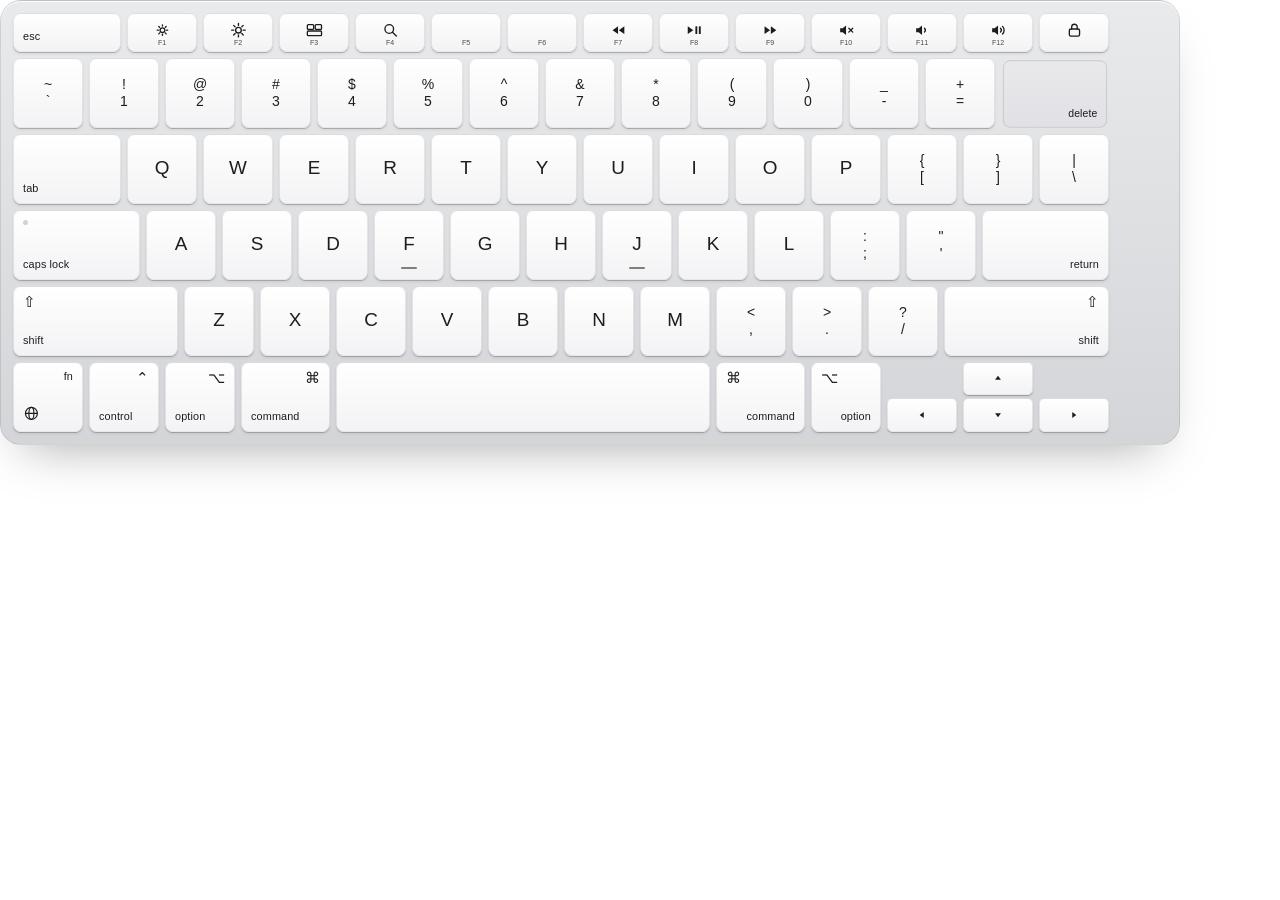
<file: Tests/Web/index.html>
<!doctype html>
<html lang="en">
<head>
  <meta charset="utf-8">
  <title>Tactile web tests</title>
  <link rel="stylesheet" href="../../Sources/Tactile/Web/styles.css">
  <style>
    body { overflow: auto; font: 13px/1.5 ui-monospace, Menlo, monospace; background: #fff; color: #000; touch-action: auto; }
    .sandbox { position: fixed; left: 0; top: 0; width: 1180px; --u: 70px; --kh: 70px; --g: 6px; --deck-pad: 12px; }
    #results { position: relative; z-index: 10; background: #fff; }
    .pass { color: #1a7f37; } .fail { color: #cf222e; font-weight: bold; }
  </style>
</head>
<body data-skin="silver">
  <h1>Tactile web tests</h1>
  <ol id="results"></ol>
  <script type="module">
    import { run } from './harness.js';
    // Each test file registers its tests when imported.
    for (const file of ['keyboard', 'typing-model', 'shortcuts', 'hotkey-editor', 'voice-key', 'trackpad', 'touchbar']) await import(`./${file}.test.js`);
    await run();
  </script>
</body>
</html>
</file>
<file: Sources/Tactile/Web/styles.css>
/* ───────────────────────── Tokens ───────────────────────── */

:root {
  --font: -apple-system, BlinkMacSystemFont, "SF Pro Text", "SF Pro", "Helvetica Neue", sans-serif;
  --font-display: -apple-system, BlinkMacSystemFont, "SF Pro Display", "Helvetica Neue", sans-serif;
  --glow: #0A84FF;
  --green: #30D158;
  --red: #FF453A;
  --u: 64px;
  --kh: 59px;
  --g: 6px;
  --deck-pad: 12px;
  --stage-gap: 16px;
  --ease: cubic-bezier(0.32, 0.72, 0, 1);
}

/* Each skin defines the same set of variables. Selectors are attribute-based
   (not :root) so the previews in Settings can wear any skin. */

[data-skin="silver"] {
  color-scheme: light;
  --accent: #007AFF;
  --page: radial-gradient(120% 90% at 50% 0%, #f5f5f7 0%, #e3e3e8 100%);
  --deck-bg: linear-gradient(180deg, #e9eaec 0%, #d4d5d8 100%);
  --deck-border: rgba(0, 0, 0, 0.1);
  --deck-shadow: inset 0 1px 0 rgba(255, 255, 255, 0.9), 0 24px 48px -24px rgba(0, 0, 0, 0.35);
  --key-bg: linear-gradient(180deg, #ffffff 0%, #f3f3f5 100%);
  --key-border: rgba(0, 0, 0, 0.09);
  --key-shadow: 0 1px 0 rgba(0, 0, 0, 0.2), 0 2px 3px rgba(0, 0, 0, 0.08);
  --key-bg-pressed: linear-gradient(180deg, #e9e9ec 0%, #e1e1e5 100%);
  --key-border-pressed: rgba(0, 0, 0, 0.12);
  --key-shadow-pressed: 0 0 0 rgba(0, 0, 0, 0);
  --key-bg-on: linear-gradient(180deg, #e2e2e7 0%, #d8d8de 100%);
  --legend: #1d1d1f;
  --legend-2: #48484c;
  --legend-glow: none;
  --pad-bg: linear-gradient(180deg, #f3f3f5 0%, #e6e6ea 100%);
  --pad-border: rgba(0, 0, 0, 0.1);
  --pad-shadow: inset 0 1px 0 rgba(255, 255, 255, 0.9), 0 10px 30px -18px rgba(0, 0, 0, 0.3);
  --touch: rgba(0, 0, 0, 0.12);
  --text: #1d1d1f;
  --text-2: rgba(60, 60, 67, 0.66);
  --glass: rgba(255, 255, 255, 0.62);
  --glass-edge: rgba(255, 255, 255, 0.85);
  --glass-shadow: 0 8px 32px rgba(0, 0, 0, 0.12);
  --group: rgba(255, 255, 255, 0.78);
  --separator: rgba(60, 60, 67, 0.16);
  --fill: rgba(120, 120, 128, 0.16);
  --segment-on: #ffffff;
}

[data-skin="space-black"] {
  color-scheme: dark;
  --accent: #0A84FF;
  --page: radial-gradient(120% 90% at 50% 0%, #1c1c1e 0%, #000 70%);
  --deck-bg: linear-gradient(180deg, #2c2c2e 0%, #1e1e20 100%);
  --deck-border: rgba(255, 255, 255, 0.07);
  --deck-shadow: inset 0 1px 0 rgba(255, 255, 255, 0.07), 0 24px 48px -24px rgba(0, 0, 0, 0.9);
  --key-bg: linear-gradient(180deg, #252527 0%, #1a1a1c 100%);
  --key-border: rgba(255, 255, 255, 0.07);
  --key-shadow: 0 1px 0 rgba(0, 0, 0, 0.7), inset 0 1px 0 rgba(255, 255, 255, 0.05);
  --key-bg-pressed: linear-gradient(180deg, #19191b 0%, #141416 100%);
  --key-border-pressed: rgba(255, 255, 255, 0.05);
  --key-shadow-pressed: inset 0 1px 2px rgba(0, 0, 0, 0.6);
  --key-bg-on: linear-gradient(180deg, #3a3a3c 0%, #2c2c2e 100%);
  --legend: #f5f5f7;
  --legend-2: #aeaeb2;
  --legend-glow: none;
  --pad-bg: linear-gradient(180deg, #262628 0%, #1c1c1e 100%);
  --pad-border: rgba(255, 255, 255, 0.08);
  --pad-shadow: inset 0 1px 0 rgba(255, 255, 255, 0.05), 0 10px 30px -18px rgba(0, 0, 0, 0.9);
  --touch: rgba(255, 255, 255, 0.14);
}

[data-skin="midnight"] {
  color-scheme: dark;
  --accent: #0A84FF;
  --page: radial-gradient(90% 70% at 50% 100%, color-mix(in srgb, var(--glow) 9%, #000) 0%, #000 70%);
  --deck-bg: linear-gradient(180deg, #0c0c0f 0%, #070709 100%);
  --deck-border: color-mix(in srgb, var(--glow) 22%, transparent);
  --deck-shadow: 0 0 60px -20px color-mix(in srgb, var(--glow) 35%, transparent), inset 0 1px 0 rgba(255, 255, 255, 0.04);
  --key-bg: linear-gradient(180deg, #151518 0%, #0d0d10 100%);
  --key-border: color-mix(in srgb, var(--glow) 62%, transparent);
  --key-shadow:
    0 0 calc(var(--u) * 0.09) color-mix(in srgb, var(--glow) 42%, transparent),
    inset 0 0 calc(var(--u) * 0.12) color-mix(in srgb, var(--glow) 13%, transparent);
  --key-bg-pressed: linear-gradient(180deg, #121216 0%, #0f0f13 100%);
  --key-border-pressed: var(--glow);
  --key-shadow-pressed:
    0 0 calc(var(--u) * 0.26) color-mix(in srgb, var(--glow) 85%, transparent),
    inset 0 0 calc(var(--u) * 0.3) color-mix(in srgb, var(--glow) 38%, transparent);
  --key-bg-on: linear-gradient(180deg, color-mix(in srgb, var(--glow) 16%, #121216) 0%, #0f0f13 100%);
  --legend: color-mix(in srgb, var(--glow) 18%, #f5f5f7);
  --legend-2: color-mix(in srgb, var(--glow) 30%, #c7c7cc);
  --legend-glow: 0 0 8px color-mix(in srgb, var(--glow) 65%, transparent);
  --pad-bg: radial-gradient(120% 120% at 50% 0%, #121216 0%, #08080a 100%);
  --pad-border: color-mix(in srgb, var(--glow) 40%, transparent);
  --pad-shadow: 0 0 24px -6px color-mix(in srgb, var(--glow) 35%, transparent), inset 0 0 30px color-mix(in srgb, var(--glow) 6%, transparent);
  --touch: color-mix(in srgb, var(--glow) 45%, transparent);
}

[data-skin="frosted"] {
  color-scheme: dark;
  --accent: #0A84FF;
  --page:
    radial-gradient(60% 60% at 15% 20%, #5e5ce6 0%, transparent 70%),
    radial-gradient(55% 55% at 85% 25%, #ff375f 0%, transparent 70%),
    radial-gradient(70% 60% at 60% 95%, #ff9f0a 0%, transparent 70%),
    radial-gradient(60% 60% at 20% 90%, #0a84ff 0%, transparent 70%),
    #1c1c1e;
  --deck-bg: rgba(255, 255, 255, 0.1);
  --deck-border: rgba(255, 255, 255, 0.24);
  --deck-shadow: inset 0 1px 0 rgba(255, 255, 255, 0.3), 0 30px 60px -30px rgba(0, 0, 0, 0.6);
  --deck-filter: blur(30px) saturate(180%);
  --key-bg: linear-gradient(180deg, rgba(255, 255, 255, 0.24) 0%, rgba(255, 255, 255, 0.12) 100%);
  --key-border: rgba(255, 255, 255, 0.3);
  --key-shadow: inset 0 1px 0 rgba(255, 255, 255, 0.4), 0 1px 3px rgba(0, 0, 0, 0.18);
  --key-bg-pressed: rgba(255, 255, 255, 0.34);
  --key-border-pressed: rgba(255, 255, 255, 0.5);
  --key-shadow-pressed: inset 0 0 12px rgba(255, 255, 255, 0.25);
  --key-bg-on: rgba(255, 255, 255, 0.36);
  --legend: #ffffff;
  --legend-2: rgba(255, 255, 255, 0.82);
  --legend-glow: 0 1px 2px rgba(0, 0, 0, 0.25);
  --pad-bg: rgba(255, 255, 255, 0.1);
  --pad-border: rgba(255, 255, 255, 0.26);
  --pad-shadow: inset 0 1px 0 rgba(255, 255, 255, 0.25);
  --touch: rgba(255, 255, 255, 0.3);
}

/* Shared chrome for the dark skins. */
[data-skin="space-black"], [data-skin="midnight"], [data-skin="frosted"] {
  --text: #f5f5f7;
  --text-2: rgba(235, 235, 245, 0.62);
  --glass: rgba(40, 40, 44, 0.55);
  --glass-edge: rgba(255, 255, 255, 0.14);
  --glass-shadow: 0 8px 32px rgba(0, 0, 0, 0.5);
  --group: rgba(58, 58, 62, 0.6);
  --separator: rgba(84, 84, 88, 0.55);
  --fill: rgba(118, 118, 128, 0.28);
  --segment-on: #636366;
}

/* ───────────────────────── Page ───────────────────────── */

*, *::before, *::after { box-sizing: border-box; }

html, body {
  height: 100%;
  margin: 0;
  overflow: hidden;
  overscroll-behavior: none;
}

body {
  background: var(--page);
  background-color: #000;
  color: var(--text);
  font: 400 17px/1.3 var(--font);
  -webkit-font-smoothing: antialiased;
  -webkit-user-select: none;
  user-select: none;
  -webkit-touch-callout: none;
  -webkit-tap-highlight-color: transparent;
  touch-action: none;
}

button { font: inherit; color: inherit; touch-action: manipulation; }

html { touch-action: none; }
.stage, .stage * { touch-action: none; }

.app {
  position: fixed;
  inset: 0;
  display: flex;
  flex-direction: column;
}

/* Liquid Glass: reserved for floating controls, per the HIG. */
.glass {
  background: var(--glass);
  -webkit-backdrop-filter: blur(28px) saturate(180%);
  backdrop-filter: blur(28px) saturate(180%);
  border: 0.5px solid var(--glass-edge);
  box-shadow: var(--glass-shadow), inset 0 1px 0 rgba(255, 255, 255, 0.12);
}

/* ───────────────────────── Toolbar ───────────────────────── */

.toolbar {
  display: flex;
  justify-content: space-between;
  align-items: center;
  gap: 12px;
  padding: max(12px, env(safe-area-inset-top)) max(16px, env(safe-area-inset-right)) 0 max(16px, env(safe-area-inset-left));
}

.status {
  display: flex;
  align-items: center;
  gap: 8px;
  height: 44px;
  padding: 0 18px 0 16px;
  border-radius: 22px;
  font-size: 15px;
  font-weight: 590;
  min-width: 0;
}

.status-label { white-space: nowrap; overflow: hidden; text-overflow: ellipsis; }

.status-dot {
  width: 8px;
  height: 8px;
  border-radius: 50%;
  background: #8e8e93;
  flex: none;
}
.status[data-state="ready"] .status-dot { background: var(--green); box-shadow: 0 0 8px var(--green); }
.status[data-state="offline"] .status-dot { background: var(--red); }
.status[data-state="connecting"] .status-dot,
.status[data-state="pairing"] .status-dot { background: #FF9F0A; animation: breathe 1.4s ease-in-out infinite; }

@keyframes breathe { 50% { opacity: 0.35; } }

.toolbar-actions { display: flex; gap: 10px; }

.round-button {
  width: 44px;
  height: 44px;
  border-radius: 50%;
  display: grid;
  place-items: center;
  cursor: pointer;
  transition: transform 160ms var(--ease);
}
.round-button:active { transform: scale(0.9); }
.round-button svg { width: 22px; height: 22px; }

/* Shortcut bar: the space between the status and the buttons. Chips keep a
   44 pt touch height; their names drop out when the bar gets narrow. */
.shortcut-bar {
  flex: 1;
  min-width: 0;
  display: flex;
  gap: 8px;
  overflow: hidden;
  /* Room inside the clipping edge for the chips' shadows (see --glass-shadow);
     the bar itself lets touches through to whatever is under it. */
  padding: 24px 32px 40px;
  margin: -24px -32px -40px;
  pointer-events: none;
  container-type: inline-size;
}
.shortcut-bar[hidden] { display: none; }
.shortcut {
  display: flex;
  align-items: center;
  font: inherit;
  cursor: pointer;
  pointer-events: auto;
}
.shortcut-label { display: flex; align-items: center; min-width: 0; max-width: 100%; }
.shortcut-glyph { font-variant-numeric: tabular-nums; }
.shortcut-icon svg { display: block; }

/* In the top bar: glass chips. Centred, but if the bar ever overflows, the
   first chip stays visible. */
.shortcut-bar .shortcut-label { gap: 6px; }
.shortcut-bar .shortcut {
  flex: none;
  height: 44px;
  padding: 0 14px;
  border-radius: 22px;
  color: var(--text);
  font-size: 14px;
  font-weight: 590;
  transition: transform 160ms var(--ease);
}
.shortcut-bar .shortcut:first-child { margin-left: auto; }
.shortcut-bar .shortcut:last-child { margin-right: auto; }
.shortcut-bar .shortcut:active { transform: scale(0.94); }
.shortcut-bar .shortcut-glyph { color: var(--accent); }
.shortcut-bar .shortcut-icon svg { width: 20px; height: 20px; }
@container (max-width: 1000px) {
  .shortcut-bar .shortcut-name { display: none; }
  .shortcut-bar .shortcut { padding: 0 12px; }
}

/* Beside the trackpad: keys, drawn like the keyboard's own in every skin. */
.shortcut-keys {
  flex: 1;
  min-height: 0;
  align-self: stretch;
  display: grid;
  grid-template-columns: 1fr 1fr;
  grid-auto-rows: minmax(0, 1fr);
  gap: var(--g);
}
.shortcut-keys .shortcut {
  position: relative;
  /* The label sizes itself to the key (see the container queries below). */
  container-type: size;
  justify-content: center;
  overflow: hidden;
  min-height: 0;
  padding: 4px;
  border-radius: calc(var(--u) * 0.16);
  background: var(--key-bg);
  border: 1px solid var(--key-border);
  box-shadow: var(--key-shadow);
  color: var(--legend);
  text-shadow: var(--legend-glow);
  font: 500 22px / 1 var(--font);
  transition: transform 140ms var(--ease), box-shadow 220ms ease, background 220ms ease, border-color 220ms ease;
}
.shortcut-keys .shortcut:active {
  transform: translateY(1px) scale(0.965);
  background: var(--key-bg-pressed);
  border-color: var(--key-border-pressed);
  box-shadow: var(--key-shadow-pressed);
  transition-duration: 40ms;
}
.shortcut-keys .shortcut-label { flex-direction: column; gap: clamp(2px, 6cqh, 6px); }
.shortcut-keys .shortcut-glyph { font-size: clamp(13px, 30cqh, 22px); white-space: nowrap; }
.shortcut-keys .shortcut-icon svg { width: clamp(16px, 34cqh, 26px); height: clamp(16px, 34cqh, 26px); }
/* Short, wide keys put the symbol and name side by side on one line; short,
   narrow ones keep them stacked, shrinking down to a 10px name. */
@container (max-height: 54px) and (min-width: 100px) {
  .shortcut-keys .shortcut-label { flex-direction: row; gap: 7px; }
  .shortcut-keys .shortcut-glyph, .shortcut-keys .shortcut-text { font-size: 15px; }
  .shortcut-keys .shortcut-icon svg { width: 18px; height: 18px; }
  .shortcut-keys .shortcut-name { font-size: 12px; }
}
/* Very small keys show only the symbol (the name is still read out by
   VoiceOver). Wide ones, like Send, keep their name beside it. */
@container (max-height: 27px) and (max-width: 99px) {
  .shortcut-keys .shortcut-name { display: none; }
}
/* Keys that take a whole row, e.g. Granola's Cancel Dictation. */
.shortcut-keys .shortcut.wide { grid-column: span 2; }

/* Granola's Voice Typing key, in Granola's own colors (from its voice typing
   launch): a lime keycap while idle, and Granola's charcoal pill with a lime
   waveform and glow while it listens. It looks the same in every skin. */
:root {
  --granola-lime: #D9E252;
  --granola-olive: #9AA247;
  --granola-ink: #272922;
  --granola-pill: #33362C;
  --granola-wave: #84C700;
  --granola-glow: #9BC151;
  --granola-paper: #F7F7F3;
  --granola-serif: ui-serif, "New York", Georgia, serif;
}
.shortcut.voice-key {
  position: relative;
  container-type: size;
  display: flex;
  flex-direction: row;
  justify-content: flex-start;
  align-items: center;
  gap: 12px;
  padding: 0 14px 0 12px;
  overflow: hidden;
  border: none;
  border-radius: calc(var(--u) * 0.2);
  background: var(--granola-lime);
  color: var(--granola-ink);
  text-shadow: none;
  box-shadow: inset 0 -5px 0 var(--granola-olive), 0 2px 6px rgba(0, 0, 0, 0.18);
  text-align: left;
  transition: background 160ms ease, box-shadow 220ms ease, transform 120ms var(--ease);
}
.shortcut-keys .voice-key { grid-column: 1 / -1; grid-row: span 2; }
.shortcut-keys.three-up { grid-template-columns: repeat(3, 1fr); }
/* Under the keyboard, it gives up a row to the Send row below it. */
[data-layout="both"] .shortcut-keys .voice-key { grid-row: span 1; }
.voice-logo { flex: none; width: 40px; height: 40px; border-radius: 10px; background: var(--granola-paper); display: grid; place-items: center; }
.voice-logo:empty { display: none; }
.voice-logo img { width: 30px; height: 30px; }
.voice-words { display: flex; flex-direction: column; gap: 3px; min-width: 0; padding-bottom: 4px; }
.voice-title { font: 500 19px/1.15 var(--granola-serif); letter-spacing: -0.01em; white-space: nowrap; }
.voice-hint { font: 500 12px/1.3 var(--font); opacity: 0.72; }
.voice-target { font-weight: 650; }
.voice-cap {
  position: absolute;
  right: 10px;
  bottom: 10px;
  padding: 3px 7px;
  border-radius: 7px;
  background: rgba(39, 41, 34, 0.1);
  font: 400 14px/1 var(--granola-serif);
}
.voice-wave { display: none; flex: none; align-items: center; gap: 3px; height: 28px; }
.voice-wave i { width: 4px; height: calc(6px + var(--h) * 5px); border-radius: 2px; background: var(--granola-wave);
  animation: voice-wave 900ms ease-in-out calc(var(--i) * -70ms) infinite alternate; }
.voice-wave i.dot { height: 4px; animation: none; }
@keyframes voice-wave { from { transform: scaleY(0.45); } to { transform: scaleY(1.15); } }
.shortcut.voice-key:not([data-state="idle"]) {
  background: var(--granola-pill);
  color: var(--granola-paper);
  box-shadow: 0 0 0 2px var(--granola-glow), 0 0 28px rgba(155, 193, 81, 0.6), 0 0 56px rgba(155, 193, 81, 0.3);
}
.shortcut.voice-key[data-state="listening"] { transform: translateY(1px) scale(0.985); }
.shortcut.voice-key[data-state="idle"]:active { background: var(--granola-lime); border-color: transparent; }
.voice-key:not([data-state="idle"]) .voice-logo { display: none; }
.voice-key:not([data-state="idle"]) .voice-wave { display: flex; }
.voice-key:not([data-state="idle"]) .voice-title { color: var(--granola-lime); }
.voice-key:not([data-state="idle"]) .voice-cap { background: rgba(247, 247, 243, 0.12); }
/* Smaller keys keep the essentials. */
@container (max-height: 84px) {
  .voice-logo { width: 32px; height: 32px; border-radius: 8px; }
  .voice-logo img { width: 24px; height: 24px; }
}
@container (max-height: 56px) {
  .voice-hint { display: none; }
  /* The key's name moves into the row, so it can't cover the title. */
  .voice-cap { position: static; flex: none; margin-left: auto; }
  .voice-words { flex: 1; padding-bottom: 0; }
  .voice-title { overflow: hidden; text-overflow: ellipsis; }
  .voice-wave i:nth-child(n + 9) { display: none; }
  /* The logo fits the key's face, above its 5px bevel. */
  .voice-logo { width: clamp(18px, calc(100cqh - 13px), 32px); height: clamp(18px, calc(100cqh - 13px), 32px); margin-bottom: 5px; border-radius: 6px; }
  .voice-logo img { width: 75%; height: 75%; }
}
@container (max-width: 230px) {
  .voice-wave { display: none !important; }
}
/* In the top bar: a lime chip with just the name. */
.shortcut-bar .voice-key { flex: none; height: 44px; container-type: normal; gap: 8px; padding: 0 14px 0 6px; border-radius: 22px; }
.shortcut-bar .voice-logo { width: 32px; height: 32px; border-radius: 16px; }
.shortcut-bar .voice-logo img { width: 24px; height: 24px; }
.shortcut-bar .voice-title { font-size: 16px; }
.shortcut-bar .voice-hint, .shortcut-bar .voice-cap, .shortcut-bar .voice-wave { display: none !important; }
@media (prefers-reduced-motion: reduce) {
  .voice-wave i { animation: none; }
}

/* Esc, Delete and Send, under the Voice Typing key. While Granola listens,
   Esc is Cancel, outlined in Granola's green, and lights up when a finger
   slides onto it from the Voice Typing key. */
.send-row { grid-column: 1 / -1; display: grid; grid-template-columns: 1fr 1fr 1.7fr; gap: var(--g); min-height: 0; }
.send-row .shortcut { min-width: 0; }
.send-row .send .shortcut-glyph, .send-row .send .shortcut-name { color: var(--accent); }
.send-row .send .shortcut-name { font-weight: 600; opacity: 1; }
:root { --cancel-ink: #5D6B1F; }
[data-skin="space-black"], [data-skin="midnight"], [data-skin="frosted"] { --cancel-ink: var(--granola-lime); }
.shortcut-keys .shortcut.cancel { box-shadow: inset 0 0 0 2px var(--granola-glow), 0 0 14px rgba(155, 193, 81, 0.45); }
.send-row .cancel .shortcut-glyph, .send-row .cancel .shortcut-name { color: var(--cancel-ink); }
.shortcut-keys .shortcut.cancel.armed { background: var(--granola-pill); }
.send-row .cancel.armed .shortcut-glyph, .send-row .cancel.armed .shortcut-name { color: var(--granola-lime); }

/* Switched on (a panel it opened is showing): tap again to close. */
.shortcut-keys .shortcut.on { background: var(--key-bg-on); border-color: var(--key-border-pressed); }
.shortcut-keys .shortcut.on::after {
  content: "";
  position: absolute;
  top: 8px;
  right: 8px;
  width: 6px;
  height: 6px;
  border-radius: 50%;
  background: var(--accent);
  box-shadow: 0 0 6px var(--accent);
}
[data-skin="midnight"] .shortcut-keys .shortcut.on::after { background: var(--glow); box-shadow: 0 0 6px var(--glow); }
.shortcut-bar .shortcut.on { box-shadow: inset 0 0 0 2px var(--accent), var(--glass-shadow); }
.shortcut-keys .shortcut-name {
  max-width: 100%;
  font-size: clamp(10px, 22cqh, 12px);
  /* Room for descenders (g, p, y), which the ellipsis's clipping would cut. */
  line-height: 1.3;
  text-align: center;
  white-space: nowrap;
  overflow: hidden;
  text-overflow: ellipsis;
  opacity: 0.75;
}
[data-skin="midnight"] .shortcut-keys .shortcut-glyph { filter: drop-shadow(0 0 6px var(--glow)); }
.row-detail { margin-left: auto; color: var(--text-2); font-size: 15px; }

/* Landscape with the trackpad: like a MacBook, the trackpad sits centred
   below the keyboard at half its width. The status, buttons and shortcuts move
   (placed by app.js) to the palm rests either side, freeing the row the top
   bar used. Elsewhere the palm row steps aside and the trackpad spans the
   keyboard's width. */
.palm { display: contents; }
.palm-side { display: none; }
[data-controls="palm"] .toolbar { display: none; }
[data-controls="palm"] .stage { padding-top: max(12px, env(safe-area-inset-top)); }
/* Trackpad only has no keyboard frame above it, so its top row (status, the
   Touch Bar and app tabs) keeps the frame's distance from the top edge, out
   from under the status bar, where the Touch Bar sits with the keyboard. */
[data-layout="trackpad"][data-controls="palm"] .stage { padding-top: calc(max(12px, env(safe-area-inset-top)) + var(--deck-pad)); }
[data-controls="palm"] .palm {
  flex: 1;
  min-height: 0;
  display: grid;
  grid-template-columns: 1fr 50% 1fr;
  gap: var(--stage-gap);
  width: var(--deck-width);
  max-width: 100%;
}
/* Trackpad only: the same palm rests, with a roomier trackpad. */
[data-layout="trackpad"][data-controls="palm"] .palm { grid-template-columns: 1fr 56% 1fr; }
[data-controls="palm"] .palm .trackpad { width: auto; min-height: 0; }
[data-controls="palm"] .palm-side {
  display: flex;
  flex-direction: column;
  gap: 14px;
  min-width: 0;
  min-height: 0;
}
.palm-right { align-items: flex-end; }
/* Status and buttons share the left palm rest's top row. */
.palm-top { align-self: stretch; display: flex; align-items: center; gap: 10px; min-width: 0; }
.palm-top .status { flex: 1; min-width: 0; }
.palm-top .toolbar-actions { flex: none; }

/* App tabs above the app's hotkeys, with + to make a hotkey. The tabs scroll
   sideways if there are more apps than room; the green dot means the pack is
   following the Mac. */
.pack-row { align-self: stretch; display: flex; gap: 8px; min-width: 0; }
.pack-row:has(.pack-tabs:empty) { display: none; }
.pack-tabs {
  position: relative;
  flex: 1;
  min-width: 0;
  display: flex;
  gap: 8px;
  overflow-x: auto;
  scrollbar-width: none;
  touch-action: pan-x;
  /* Room for the selected tab's ring and dot. */
  padding: 4px;
  margin: -4px;
}
.pack-tabs::-webkit-scrollbar { display: none; }
.pack-title:empty { display: none; }
.pack-tab {
  flex: none;
  position: relative;
  width: 44px;
  height: 44px;
  display: grid;
  place-items: center;
  border-radius: 12px;
  background: var(--key-bg);
  border: 1px solid var(--key-border);
  box-shadow: var(--key-shadow);
  color: var(--legend);
  font: 600 16px/1 var(--font);
  cursor: pointer;
  touch-action: pan-x;
}
.pack-tab img { width: 30px; height: 30px; display: block; pointer-events: none; }
.pack-tab.on { border-color: var(--accent); box-shadow: 0 0 0 2px var(--accent), var(--key-shadow); }
[data-skin="midnight"] .pack-tab.on { border-color: var(--glow); box-shadow: 0 0 0 2px var(--glow), 0 0 14px var(--glow); }
.pack-add { font-size: 26px; font-weight: 300; }
.pack-following {
  position: absolute;
  right: -4px;
  bottom: -4px;
  width: 14px;
  height: 14px;
  border-radius: 50%;
  background: var(--green);
  border: 2px solid var(--deck-bg, #000);
}
.pack-title {
  align-self: stretch;
  display: flex;
  align-items: baseline;
  gap: 4px;
  margin: -4px 2px -6px;
  font: 600 13px/1.2 var(--font);
  color: var(--text);
  white-space: nowrap;
}
.pack-title small { min-width: 0; overflow: hidden; text-overflow: ellipsis; font-size: 13px; font-weight: 500; color: var(--text-2); }
.pack-title-action {
  margin-left: auto;
  padding: 0;
  border: none;
  background: none;
  color: var(--accent);
  font: 500 13px/1.2 var(--font);
  cursor: pointer;
  pointer-events: auto;
}
.shortcut-keys .shortcut-text { font: 400 clamp(12px, 26cqh, 17px)/1 ui-monospace, Menlo, monospace; }
.shortcut-bar .shortcut-text { font-family: ui-monospace, Menlo, monospace; }

/* New Hotkey sheet: placed away from the keyboard (by hotkey-editor.js),
   which stays usable for recording. */
.scrim-hotkey { padding: 16px; }
.sheet.hotkey-sheet {
  width: min(620px, 100%);
  padding: 0 18px 18px;
  gap: 12px;
  align-items: stretch;
  text-align: left;
}
.hotkey-sheet .sheet-header { padding: 8px 0 0; }
.hotkey-row { display: flex; gap: 10px; align-items: center; }
.hotkey-row[hidden] { display: none; }
.hotkey-field {
  flex: 1;
  min-width: 0;
  height: 44px;
  display: flex;
  align-items: center;
  gap: 10px;
  padding: 0 14px;
  border-radius: 12px;
  background: var(--group);
  color: var(--text-2);
  font-size: 15px;
}
.hotkey-field input {
  flex: 1;
  min-width: 0;
  border: none;
  background: none;
  color: var(--text);
  font: 400 17px/1 var(--font);
  outline: none;
}
.hotkey-row .segmented { flex: none; }
.hotkey-enter { display: flex; align-items: center; gap: 10px; color: var(--text); font-size: 15px; }
.hotkey-record {
  height: 64px;
  display: flex;
  align-items: center;
  gap: 8px;
  padding: 0 14px;
  border-radius: 14px;
  background: var(--group);
  border: 1.5px dashed var(--accent);
}
.hotkey-record[hidden] { display: none; }
.record-dot { width: 9px; height: 9px; border-radius: 50%; background: var(--red); box-shadow: 0 0 8px var(--red); }
.record-keys { display: flex; gap: 8px; }
.record-cap {
  min-width: 46px;
  height: 40px;
  padding: 0 10px;
  display: grid;
  place-items: center;
  border-radius: 9px;
  background: var(--key-bg);
  border: 1px solid var(--key-border-pressed);
  box-shadow: var(--key-shadow);
  color: var(--legend);
  font: 500 19px/1 var(--font);
}
.record-hint { margin-left: auto; color: var(--text-2); font-size: 13px; text-align: right; }
.hotkey-record.empty .record-hint { margin-left: 0; }
.hotkey-apps {
  display: flex;
  gap: 8px;
  align-items: center;
  overflow-x: auto;
  scrollbar-width: none;
  touch-action: pan-x;
}
.hotkey-apps::-webkit-scrollbar { display: none; }
.hotkey-app, .hotkey-apps-label { flex: none; }
.hotkey-apps-label { color: var(--text-2); font-size: 15px; margin-right: 4px; }
.hotkey-apps[hidden], .hotkey-note[hidden] { display: none; }
.hotkey-note { margin: 0; color: var(--text-2); font-size: 15px; line-height: 1.4; }
.row-button.row-value { justify-content: space-between !important; color: var(--text); }
.hotkey-app {
  height: 36px;
  display: flex;
  align-items: center;
  gap: 6px;
  padding: 0 12px;
  border: none;
  border-radius: 18px;
  background: var(--group);
  color: var(--text);
  font: 500 14px/1 var(--font);
  cursor: pointer;
}
.hotkey-app:has(img) { padding-left: 6px; }
.hotkey-app img { width: 24px; height: 24px; }
.hotkey-app[aria-checked="true"] { box-shadow: inset 0 0 0 2px var(--accent); }

.pack-choice { display: flex; align-items: center; gap: 10px; }
.pack-choice img { width: 28px; height: 28px; }
.row-action { border: none; background: none; font-size: 15px; cursor: pointer; padding: 6px 0 6px 12px; }
[data-controls="palm"] .trackpad-hint { bottom: 12px; }

/* ───────────────────────── Stage ───────────────────────── */

.stage {
  flex: 1;
  min-height: 0;
  display: flex;
  flex-direction: column;
  align-items: center;
  justify-content: flex-start;
  gap: var(--stage-gap);
  padding: 14px max(16px, env(safe-area-inset-right)) max(16px, env(safe-area-inset-bottom)) max(16px, env(safe-area-inset-left));
  --deck-width: calc(14.5 * var(--u) + 13.5 * var(--g) + 2 * var(--deck-pad));
}

/* Keyboard position: with the trackpad, "bottom" docks the keys at the bottom
   edge like the iPad's own keyboard; without it, the keys can also float mid-screen. */
[data-layout="both"][data-position="bottom"] .deck { order: 2; }
[data-layout="keyboard"][data-position="middle"] .stage { justify-content: center; }
[data-layout="keyboard"][data-position="bottom"] .stage { justify-content: flex-end; }
/* Floating keyboard: placed by app.js, moved by its handle, resized by its grip. */
[data-size="floating"] .stage { position: relative; display: block; }
[data-size="floating"] .deck { position: absolute; }
.deck.adjusting {
  box-shadow: var(--deck-shadow), 0 0 0 2px var(--accent);
  transition: none;
}
[data-skin="midnight"] .deck.adjusting { box-shadow: var(--deck-shadow), 0 0 0 2px var(--glow); }

.float-handle, .float-grip { display: none; }

/* The pill is small, like the iPad's, but the touch area is 44 pt tall. */
[data-size="floating"] .float-handle {
  position: absolute;
  left: 50%;
  bottom: -38px;
  width: 140px;
  height: 44px;
  transform: translateX(-50%);
  display: grid;
  place-items: center;
  cursor: grab;
  touch-action: none;
}
.float-handle span {
  width: 64px;
  height: 5px;
  border-radius: 3px;
  background: var(--legend-2);
  opacity: 0.55;
  transition: opacity 150ms ease, width 150ms var(--ease);
}
.deck.adjusting .float-handle span { opacity: 0.9; width: 76px; }

[data-size="floating"] .float-grip {
  position: absolute;
  right: -14px;
  bottom: -14px;
  width: 44px;
  height: 44px;
  display: grid;
  place-items: center;
  color: var(--legend-2);
  opacity: 0.7;
  cursor: nwse-resize;
  touch-action: none;
}
.float-grip svg { width: 20px; height: 20px; display: block; }

[data-layout="keyboard"] .trackpad,
[data-layout="trackpad"] .deck { display: none; }
/* Keyboard only's shelf: the general shortcuts sit under the space bar, where
   the trackpad would be. */
.shortcut-keys.shelf-keys { display: none; }
[data-layout="keyboard"][data-controls="palm"] .shortcut-keys.shelf-keys { display: grid; grid-template-columns: repeat(3, 1fr); }
[data-layout="keyboard"][data-controls="palm"][data-position="bottom"] .deck { order: 2; }

/* ───────────────────────── Keyboard ───────────────────────── */

.deck {
  flex: none;
  display: flex;
  flex-direction: column;
  gap: var(--g);
  padding: var(--deck-pad);
  border-radius: calc(var(--u) * 0.3);
  background: var(--deck-bg);
  border: 1px solid var(--deck-border);
  box-shadow: var(--deck-shadow);
  -webkit-backdrop-filter: var(--deck-filter, none);
  backdrop-filter: var(--deck-filter, none);
}

.key-row { display: flex; gap: var(--g); }

.key {
  position: relative;
  flex: none;
  width: calc(var(--w) * var(--u) + (var(--w) - 1) * var(--g));
  height: var(--kh);
  display: grid;
  place-items: center;
  border-radius: calc(var(--u) * 0.11);
  background: var(--key-bg);
  border: 1px solid var(--key-border);
  box-shadow: var(--key-shadow);
  color: var(--legend);
  text-shadow: var(--legend-glow);
  font-family: var(--font);
  cursor: pointer;
  touch-action: none;
  transition: transform 140ms var(--ease), box-shadow 220ms ease, background 220ms ease, border-color 220ms ease;
}

.key.pressed {
  transform: translateY(1px) scale(0.965);
  background: var(--key-bg-pressed);
  border-color: var(--key-border-pressed);
  box-shadow: var(--key-shadow-pressed);
  transition-duration: 40ms;
}

.key.on { background: var(--key-bg-on); border-color: var(--key-border-pressed); }

/* The character under your finger, shown above it (like the iPhone keyboard). */
.key-popup {
  position: fixed;
  z-index: 5;
  display: grid;
  place-items: center;
  border-radius: calc(var(--u) * 0.16);
  background: var(--key-bg);
  border: 1px solid var(--key-border-pressed);
  box-shadow: var(--key-shadow-pressed), 0 10px 24px rgba(0, 0, 0, 0.35);
  color: var(--legend);
  text-shadow: var(--legend-glow);
  font: 400 calc(var(--u) * 0.5) / 1 var(--font);
  pointer-events: none;
  animation: popup-in 90ms var(--ease);
}
[data-skin="frosted"] .key-popup { background: rgba(60, 60, 70, 0.92); }
@keyframes popup-in { from { transform: translateY(6px) scale(0.85); opacity: 0; } }

/* Home-row bumps on F and J, so fingers can find their place by sight. */
.key[data-code="KeyF"]::after,
.key[data-code="KeyJ"]::after {
  content: "";
  position: absolute;
  bottom: calc(var(--kh) * 0.14);
  width: calc(var(--u) * 0.22);
  height: 2px;
  border-radius: 1px;
  background: var(--legend);
  opacity: 0.55;
}

[data-function-row="off"] .key-row-function { display: none; }
[data-skin="midnight"] .key.on { box-shadow: var(--key-shadow-pressed); }

.key-row-function .key { height: calc(var(--kh) * 0.55); }

/* Legends */
.lg-center { font-size: calc(var(--u) * 0.27); font-weight: 400; }

.lg-stack {
  display: flex;
  flex-direction: column;
  align-items: center;
  gap: calc(var(--u) * 0.05);
  font-size: calc(var(--u) * 0.2);
  line-height: 1;
}

.lg-tl, .lg-tr, .lg-bl, .lg-br {
  position: absolute;
  font-size: calc(var(--u) * 0.155);
  letter-spacing: 0.01em;
  line-height: 1;
}
.lg-tl { top: calc(var(--u) * 0.12); left: calc(var(--u) * 0.13); }
.lg-tr { top: calc(var(--u) * 0.12); right: calc(var(--u) * 0.13); }
.lg-bl { bottom: calc(var(--u) * 0.12); left: calc(var(--u) * 0.13); }
.lg-br { bottom: calc(var(--u) * 0.12); right: calc(var(--u) * 0.13); }
.lg-sym { font-size: calc(var(--u) * 0.21); }

.lg-glyph svg { width: calc(var(--u) * 0.24); height: calc(var(--u) * 0.24); display: block; }

.key-fkey { gap: 0; }
.lg-icon svg { width: calc(var(--kh) * 0.27); height: calc(var(--kh) * 0.27); display: block; color: var(--legend); }
.lg-flabel {
  position: absolute;
  bottom: calc(var(--kh) * 0.035);
  font-size: calc(var(--u) * 0.1);
  color: var(--legend-2);
}
.key-fkey:has(.lg-icon) .lg-icon { transform: translateY(-12%); }

.led {
  position: absolute;
  top: calc(var(--u) * 0.13);
  left: calc(var(--u) * 0.13);
  width: calc(var(--u) * 0.075);
  height: calc(var(--u) * 0.075);
  min-width: 4px;
  min-height: 4px;
  border-radius: 50%;
  background: rgba(128, 128, 128, 0.35);
  transition: background 160ms, box-shadow 160ms;
}
.key-caps.locked .led { background: var(--green); box-shadow: 0 0 6px var(--green); }

.key-mod.locked::after {
  content: "";
  position: absolute;
  inset: 3px;
  border-radius: inherit;
  border: 1.5px solid var(--accent);
  opacity: 0.8;
}
[data-skin="midnight"] .key-mod.locked::after { border-color: var(--glow); }

/* Inverted-T arrows: left/right are half height, up and down share a column. */
.arrows {
  flex: none;
  width: calc(3 * var(--u) + 2 * var(--g));
  height: var(--kh);
  display: grid;
  grid-template-columns: repeat(3, 1fr);
  grid-template-rows: 1fr 1fr;
  column-gap: var(--g);
  row-gap: max(2px, calc(var(--g) * 0.4));
}
.arrows .key { width: auto; height: auto; border-radius: calc(var(--u) * 0.08); }
.arrow-up { grid-area: 1 / 2; }
.arrow-left { grid-area: 2 / 1; }
.arrow-down { grid-area: 2 / 2; }
.arrow-right { grid-area: 2 / 3; }
.lg-arrow svg { width: calc(var(--u) * 0.2); height: calc(var(--u) * 0.2); display: block; }

/* ───────────────────────── Touch Bar ───────────────────────── */

/* A black glass strip in place of the function row, like a MacBook's, on
   every skin. It keeps a fixed height (app.js sets --tbh) so the keys, not
   the strip, take extra room. Holding fn shows F1–F12 in its place. */
.touchbar { display: none; }
[data-function-row="touchbar"] .touchbar {
  flex: none;
  display: flex;
  align-items: center;
  gap: 6px;
  width: 100%;
  height: var(--tbh, 44px);
  padding: 0 5px;
  box-sizing: border-box;
  overflow: hidden;
  border-radius: calc(var(--u) * 0.11);
  background: #000;
  box-shadow: inset 0 0 0 1px rgba(255, 255, 255, 0.08);
  color: #fff;
  font: 15px/1 var(--font);
  -webkit-font-smoothing: antialiased;
  -webkit-user-select: none;
  user-select: none;
  container-type: inline-size;
}
[data-function-row="touchbar"] .key-row-function { display: none; }
[data-function-row="touchbar"] .key-row-function .key { height: var(--tbh, 44px); }
[data-function-row="touchbar"] .deck:has([data-code="Fn"].on) .key-row-function { display: flex; }
[data-function-row="touchbar"] .deck:has([data-code="Fn"].on) .touchbar { display: none; }

/* Trackpad only: across the top, over the palm rests and the trackpad, as
   wide as it is above the keys. */
[data-layout="trackpad"] .touchbar { border-radius: 14px; }
[data-layout="trackpad"][data-function-row="touchbar"][data-controls="palm"] .palm { grid-template-rows: auto minmax(0, 1fr); }
[data-layout="trackpad"][data-function-row="touchbar"][data-controls="palm"] .palm > .touchbar { grid-area: 1 / 1 / 2 / -1; }
[data-layout="trackpad"][data-function-row="touchbar"][data-controls="palm"] #palmLeft { grid-area: 2 / 1; }
[data-layout="trackpad"][data-function-row="touchbar"][data-controls="palm"] .palm .trackpad { grid-area: 2 / 2; }
[data-layout="trackpad"][data-function-row="touchbar"][data-controls="palm"] .palm-right { grid-area: 2 / 3; }

.tb {
  position: relative;
  flex: none;
  height: calc(100% - 8px);
  min-width: 44px;
  display: inline-flex;
  align-items: center;
  justify-content: center;
  gap: 8px;
  padding: 0 12px;
  border: none;
  border-radius: 7px;
  background: #3a3a3c;
  color: #fff;
  font: inherit;
  white-space: nowrap;
  cursor: pointer;
  -webkit-tap-highlight-color: transparent;
  transition: background 120ms ease;
}
/* Every button is at least 44 pt tall to touch, however slim it looks. */
.tb::after { content: ""; position: absolute; inset: -4px 0; }
.tb:active { background: #5b5b5f; }
.tb svg { width: 20px; height: 20px; display: block; }
.tb.selected { box-shadow: inset 0 0 0 2px rgba(255, 255, 255, 0.85); }
.tb-esc { width: 64px; }
.tb-close { width: 44px; padding: 0; color: rgba(235, 235, 245, 0.75); }
.tb-icon { width: 22px; height: 22px; border-radius: 5px; flex: none; }
.tb-name { font-weight: 600; }
.tb-middle { flex: 1; min-width: 0; height: 100%; display: flex; align-items: center; gap: 6px; overflow: hidden; }
.tb-quiet { padding: 0 8px; color: rgba(235, 235, 245, 0.55); font-size: 13px; white-space: nowrap; }
.tb-label { flex: none; display: flex; align-items: center; padding: 0 6px; }
.tb-divider { flex: none; width: 1px; height: 50%; background: rgba(255, 255, 255, 0.18); }

/* The Control Strip, joined into one rounded bar after its ‹. */
.tb-strip { flex: none; display: flex; align-items: center; gap: 2px; height: 100%; }
.tb-strip .tb { width: 52px; padding: 0; border-radius: 0; }
.tb-strip .tb-chevron { width: 30px; min-width: 30px; margin-right: 4px; background: none; color: rgba(235, 235, 245, 0.7); }
.tb-strip .tb-chevron + .tb { border-radius: 7px 0 0 7px; }
.tb-strip .tb:last-child { border-radius: 0 7px 7px 0; }
.touchbar[data-view="controls"] .tb-control { flex: 1; padding: 0; }

/* Plan usage and task status: color always comes with a shape. */
.tb-meter { flex: none; display: block; width: 44px; height: 6px; border-radius: 3px; overflow: hidden; background: rgba(255, 255, 255, 0.22); }
.tb-meter i { display: block; width: calc(var(--p) * 1%); height: 100%; border-radius: 3px; background: #fff; }
.tb-meter.wide { width: 64px; }
.tb-percent, .tb-count { font-weight: 600; font-variant-numeric: tabular-nums; }
.tb-count { display: inline-flex; align-items: center; gap: 4px; }
.tb-glyph {
  flex: none;
  width: 15px;
  height: 15px;
  box-sizing: border-box;
  display: inline-grid;
  place-items: center;
  border-radius: 50%;
  font-size: 10px;
  font-weight: 800;
  line-height: 1;
}
.tb-glyph.working { border: 2px solid rgba(10, 132, 255, 0.35); border-top-color: #0A84FF; animation: tb-spin 1s linear infinite; }
.tb-glyph.waiting { background: #FF9F0A; color: #000; }
.tb-glyph.done { background: #30D158; color: #000; }
@keyframes tb-spin { to { transform: rotate(1turn); } }
.tb-agent.needs, .tb-chip.waiting { background: rgba(255, 159, 10, 0.32); }

/* An agent's tasks, scrolling sideways like a Touch Bar scrubber. */
.tb-usage { gap: 10px; padding: 0 8px 0 4px; background: none; }
.tb-reset, .tb-age { color: rgba(235, 235, 245, 0.55); font-size: 13px; font-variant-numeric: tabular-nums; }
.tb-scroll {
  flex: 1;
  min-width: 0;
  height: 100%;
  display: flex;
  align-items: center;
  gap: 6px;
  overflow-x: auto;
  scrollbar-width: none;
  -webkit-mask-image: linear-gradient(90deg, #000 calc(100% - 24px), transparent);
  mask-image: linear-gradient(90deg, #000 calc(100% - 24px), transparent);
}
.tb-scroll::-webkit-scrollbar { display: none; }
/* The stage turns off panning everywhere; tasks scroll sideways. */
.tb-scroll, .tb-scroll * { touch-action: pan-x; }
.tb-chip { max-width: 270px; }
.tb-title { min-width: 0; overflow: hidden; text-overflow: ellipsis; }

/* Narrow strips (Trackpad only, portrait) drop the extras first. */
@container (max-width: 760px) {
  .tb-optional, .tb-agent .tb-meter, .tb-reset { display: none; }
}

/* A task's steps, or plan usage, in a popover under what was tapped: sized
   like an iPad popover, one step smaller in type than a sheet. */
.tb-scrim { position: fixed; inset: 0; z-index: 8; }
.tb-scrim[hidden] { display: none; }
.tb-card {
  position: fixed;
  box-sizing: border-box;
  width: min(360px, 100vw - 24px);
  padding: 14px 16px 16px;
  border-radius: 16px;
  background: #1c1c1e;
  color: var(--text);
  font: 14px/1.35 var(--font);
  text-align: left;
  box-shadow: 0 20px 60px rgba(0, 0, 0, 0.45), inset 0 0 0 1px rgba(255, 255, 255, 0.08);
  animation: tb-card-in 180ms var(--ease);
}
[data-skin="silver"] .tb-card { background: #fff; box-shadow: 0 20px 60px rgba(0, 0, 0, 0.25); }
.tb-card::before {
  content: "";
  position: absolute;
  top: -7px;
  left: calc(var(--arrow, 50%) - 8px);
  width: 16px;
  height: 16px;
  border-radius: 3px 0 0 0;
  background: inherit;
  transform: rotate(45deg);
}
.tb-card.above::before { top: auto; bottom: -7px; border-radius: 0 0 3px 0; }
@keyframes tb-card-in { from { opacity: 0; transform: translateY(-6px) scale(0.98); } }
.tb-card.wide { width: min(420px, 100vw - 24px); }
.card-title { margin: 0 0 2px; font: 600 15px/1.3 var(--font-display); }
.card-meta { display: flex; align-items: center; gap: 6px; margin: 0 0 12px; color: var(--text-2); font-size: 12px; }
.card-meta .tb-glyph { width: 12px; height: 12px; }
.card-ask { display: flex; flex-direction: column; gap: 6px; margin-bottom: 12px; padding: 8px 10px; border-radius: 10px; background: rgba(255, 159, 10, 0.18); font-size: 13px; }
.card-ask code { font: 12px/1.4 ui-monospace, "SF Mono", Menlo, monospace; word-break: break-word; }
.card-step-count { margin-bottom: 8px; color: var(--text-2); font-size: 12px; font-weight: 600; }
/* About five steps show; a longer plan scrolls. */
.card-steps { display: flex; flex-direction: column; gap: 7px; max-height: 130px; margin: 0 0 10px; padding: 0; overflow-y: auto; list-style: none; }
.card-steps li { display: flex; align-items: flex-start; gap: 9px; }
.card-steps li.todo { color: var(--text-2); }
.card-steps li.current { font-weight: 600; }
.step-mark { flex: none; width: 14px; height: 14px; box-sizing: border-box; display: grid; place-items: center; margin-top: 2px; border-radius: 50%; font-size: 9px; font-weight: 800; }
li.done .step-mark { background: var(--green); color: #000; }
li.current .step-mark { border: 1.5px solid color-mix(in srgb, var(--accent) 30%, transparent); border-top-color: var(--accent); animation: tb-spin 1s linear infinite; }
li.todo .step-mark { border: 1.25px solid var(--text-2); }
.card-now { margin: 0 0 12px; color: var(--text-2); font-size: 13px; }
.card-now b { color: var(--text); font-weight: 600; }
/* A 36 pt pill that's 44 pt to touch. */
.card-button {
  position: relative;
  width: 100%;
  height: 36px;
  margin-top: 2px;
  border: none;
  border-radius: 18px;
  background: var(--accent);
  color: #fff;
  font-size: 15px;
  font-weight: 600;
  cursor: pointer;
  transition: transform 160ms var(--ease), opacity 160ms;
}
.card-button::after { content: ""; position: absolute; inset: -4px 0; }
.card-button:active { transform: scale(0.97); opacity: 0.85; }
.card-button.tinted { background: color-mix(in srgb, var(--accent) 14%, transparent); color: var(--accent); }
.card-limit { margin-bottom: 12px; }
.card-limit-top { display: flex; justify-content: space-between; gap: 12px; margin-bottom: 6px; font-size: 14px; }
.card-limit-top span { color: var(--text-2); }
.tb-card .tb-meter { width: 100%; background: var(--fill); }
.tb-card .tb-meter i { background: var(--accent); }

.agent-label { display: flex; align-items: center; gap: 10px; }
.agent-label img { width: 24px; height: 24px; border-radius: 6px; }
.agent-label img[hidden] { display: none; }

/* ───────────────────────── Trackpad ───────────────────────── */

.trackpad {
  position: relative;
  flex: 1;
  min-height: 140px;
  /* As wide as the keyboard, except in landscape with palm rests (see .palm). */
  width: var(--deck-width);
  max-width: 100%;
  overflow: hidden;
  border-radius: calc(var(--u) * 0.3);
  background: var(--pad-bg);
  border: 1px solid var(--pad-border);
  box-shadow: var(--pad-shadow);
  touch-action: none;
  transition: box-shadow 200ms ease;
}
[data-layout="trackpad"] .trackpad { width: 100%; border-radius: 28px; }
.trackpad.dragging { box-shadow: var(--pad-shadow), inset 0 0 0 2px var(--accent); }
[data-skin="midnight"] .trackpad.dragging { box-shadow: var(--pad-shadow), inset 0 0 0 2px var(--glow); }

.trackpad-hint {
  position: absolute;
  inset: auto 0 14px;
  margin: 0;
  text-align: center;
  font-size: 13px;
  color: var(--text-2);
  opacity: 0.7;
  pointer-events: none;
}

.touch-dot {
  position: absolute;
  top: -28px;
  left: -28px;
  width: 56px;
  height: 56px;
  border-radius: 50%;
  background: radial-gradient(circle, var(--touch) 0%, transparent 70%);
  pointer-events: none;
}

/* ───────────────────────── Sheets ───────────────────────── */

.scrim {
  position: fixed;
  inset: 0;
  z-index: 10;
  display: grid;
  place-items: center;
  padding: 24px;
  background: rgba(0, 0, 0, 0);
  transition: background 220ms ease;
}
.scrim.shown { background: rgba(0, 0, 0, 0.35); }
.scrim[hidden] { display: none; }

.sheet {
  width: min(420px, 100%);
  max-height: min(760px, calc(100dvh - 48px));
  display: flex;
  flex-direction: column;
  align-items: center;
  padding: 32px 28px 28px;
  border-radius: 34px;
  text-align: center;
  opacity: 0;
  transform: scale(0.94) translateY(12px);
  transition: opacity 220ms ease, transform 320ms var(--ease);
  -webkit-user-select: text;
  user-select: text;
}
.scrim.shown .sheet { opacity: 1; transform: none; }

/* Sheets carry a lot of text, so they use the denser "regular" glass. */
[data-skin="silver"] .sheet.glass { background: rgba(246, 246, 248, 0.92); }
[data-skin="space-black"] .sheet.glass,
[data-skin="midnight"] .sheet.glass,
[data-skin="frosted"] .sheet.glass { background: rgba(28, 28, 30, 0.92); }

.sheet h2 {
  margin: 0;
  font: 700 22px/1.2 var(--font-display);
  letter-spacing: -0.01em;
}
.sheet-text { margin: 8px 0 20px; color: var(--text-2); font-size: 15px; }

.sheet-badge {
  width: 64px;
  height: 64px;
  margin-bottom: 16px;
  display: grid;
  place-items: center;
  border-radius: 18px;
  background: var(--fill);
  color: var(--accent);
}
.sheet-badge svg { width: 38px; height: 38px; }

.code-field {
  width: 100%;
  height: 64px;
  border: none;
  border-radius: 16px;
  background: var(--fill);
  color: var(--text);
  text-align: center;
  font: 600 34px/1 ui-monospace, "SF Mono", Menlo, monospace;
  letter-spacing: 0.4em;
  text-indent: 0.4em;
  outline: none;
}
.code-field:focus { box-shadow: 0 0 0 3px color-mix(in srgb, var(--accent) 45%, transparent); }
.code-field::placeholder { color: color-mix(in srgb, var(--text-2) 50%, transparent); }

.sheet-error { min-height: 20px; margin: 10px 0 14px; font-size: 14px; color: var(--red); }

.button-prominent {
  width: 100%;
  height: 52px;
  border: none;
  border-radius: 26px;
  background: var(--accent);
  color: #fff;
  font-size: 17px;
  font-weight: 600;
  cursor: pointer;
  transition: transform 160ms var(--ease), opacity 160ms;
}
.button-prominent:active { transform: scale(0.97); opacity: 0.85; }

/* Form sheet (Settings, Type on iPad) */
.sheet-form {
  width: min(560px, 100%);
  padding: 0;
  text-align: left;
  align-items: stretch;
  overflow: hidden;
}

.sheet-header {
  display: grid;
  grid-template-columns: 1fr auto 1fr;
  align-items: center;
  padding: 14px 16px 10px;
}
.sheet-header h2 { font-size: 17px; font-weight: 600; text-align: center; }
.header-button {
  justify-self: start;
  min-height: 44px;
  padding: 0 12px;
  border: none;
  background: none;
  color: var(--accent);
  font-size: 17px;
  cursor: pointer;
}
.header-button.prominent { justify-self: end; font-weight: 600; }

.sheet-scroll {
  overflow-y: auto;
  padding: 0 20px 28px;
  -webkit-overflow-scrolling: touch;
  touch-action: pan-y;
}

.group-title {
  margin: 22px 16px 8px;
  font-size: 13px;
  font-weight: 400;
  text-transform: uppercase;
  letter-spacing: 0.02em;
  color: var(--text-2);
}
.group-footer { margin: 8px 16px 0; font-size: 13px; color: var(--text-2); }
.group-footer:empty, .group-footer[hidden] { display: none; }

.group {
  margin-top: 14px;
  border-radius: 22px;
  background: var(--group);
  overflow: hidden;
}
.group-title + .group { margin-top: 0; }
.group[hidden] { display: none; }

.group .row {
  display: flex;
  align-items: center;
  justify-content: space-between;
  gap: 16px;
  min-height: 52px;
  padding: 8px 16px;
  position: relative;
}
.group .row[hidden] { display: none; }
.group .row + .row::before {
  content: "";
  position: absolute;
  top: 0;
  left: 16px;
  right: 0;
  height: 0.5px;
  background: var(--separator);
}
.row-label { font-size: 17px; }

.row-button {
  width: 100%;
  border: none;
  background: none;
  justify-content: center !important;
  font-size: 17px;
  cursor: pointer;
}
.destructive { color: var(--red); }
.row-button.accent { color: var(--accent); }

/* Shown only while Safari is still holding back key sounds. */
.sound-hint {
  display: flex;
  align-items: center;
  gap: 8px;
  height: 36px;
  padding: 0 16px 0 12px;
  border-radius: 18px;
  font-size: 14px;
  font-weight: 590;
  cursor: pointer;
}
.sound-hint[hidden] { display: none; }
.sound-hint [data-icon], .sound-hint svg { width: 18px; height: 18px; display: block; color: var(--accent); }
/* On the palm rests it's a round button beside Settings, so it doesn't take
   a row from the shortcuts below. */
[data-controls="palm"] .sound-hint { flex: none; justify-content: center; width: 44px; height: 44px; padding: 0; border-radius: 50%; }
[data-controls="palm"] .sound-hint-text { display: none; }
[data-controls="palm"] .sound-hint [data-icon], [data-controls="palm"] .sound-hint svg { width: 22px; height: 22px; }

/* Switch */
.switch {
  appearance: none;
  -webkit-appearance: none;
  flex: none;
  position: relative;
  width: 51px;
  height: 31px;
  margin: 0;
  border-radius: 16px;
  background: var(--fill);
  cursor: pointer;
  transition: background 220ms ease;
}
.switch::after {
  content: "";
  position: absolute;
  top: 2px;
  left: 2px;
  width: 27px;
  height: 27px;
  border-radius: 50%;
  background: #fff;
  box-shadow: 0 3px 8px rgba(0, 0, 0, 0.15), 0 1px 1px rgba(0, 0, 0, 0.16);
  transition: transform 260ms var(--ease);
}
.switch:checked { background: var(--green); }
.switch:checked::after { transform: translateX(20px); }
.switch:disabled { opacity: 0.4; }

/* Slider */
.slider { width: 200px; accent-color: var(--accent); }

/* Segmented control */
.segmented {
  display: flex;
  padding: 2px;
  border-radius: 9px;
  background: var(--fill);
}
.segmented button {
  min-width: 72px;
  min-height: 32px;
  padding: 0 12px;
  border: none;
  border-radius: 7px;
  background: none;
  font-size: 13px;
  font-weight: 500;
  cursor: pointer;
}
.segmented button[aria-pressed="true"] {
  background: var(--segment-on);
  box-shadow: 0 3px 8px rgba(0, 0, 0, 0.12), 0 3px 1px rgba(0, 0, 0, 0.04);
  font-weight: 600;
}

/* Skin cards */
.skin-grid {
  display: grid;
  grid-template-columns: repeat(auto-fill, minmax(150px, 1fr));
  gap: 12px;
}
.skin-card {
  position: relative;
  display: flex;
  flex-direction: column;
  gap: 2px;
  padding: 10px 10px 12px;
  border: none;
  border-radius: 20px;
  background: var(--group);
  text-align: left;
  cursor: pointer;
  transition: transform 160ms var(--ease);
}
.skin-card:active { transform: scale(0.97); }
.skin-card[aria-pressed="true"] { box-shadow: inset 0 0 0 2.5px var(--accent); }
.skin-name { margin-top: 8px; font-size: 15px; font-weight: 600; }
.skin-note { font-size: 12px; color: var(--text-2); }
.skin-check {
  position: absolute;
  top: 16px;
  right: 16px;
  width: 22px;
  height: 22px;
  display: none;
  place-items: center;
  border-radius: 50%;
  background: var(--accent);
  color: #fff;
}
.skin-check svg { width: 14px; height: 14px; stroke-width: 2.6; }
.skin-card[aria-pressed="true"] .skin-check { display: grid; }

.mini-deck {
  --u: 14px;
  display: flex;
  flex-direction: column;
  gap: 3px;
  padding: 7px;
  border-radius: 12px;
  background: var(--page);
  box-shadow: inset 0 0 0 1px var(--deck-border);
  min-height: 70px;
  justify-content: center;
}
.mini-deck .mini-row { display: flex; gap: 3px; }
.mini-deck i {
  flex: 1;
  height: 14px;
  border-radius: 3px;
  background: var(--key-bg);
  border: 1px solid var(--key-border);
  box-shadow: var(--key-shadow);
}
.mini-deck i.wide { flex: 3; }
.mini-split { display: grid; grid-template-columns: 1fr 1fr; border-radius: 12px; overflow: hidden; }
.mini-split .mini-deck { border-radius: 0; }

/* Glow swatches */
.swatches { display: flex; flex-wrap: wrap; gap: 10px; justify-content: flex-end; }
.swatch {
  width: 30px;
  height: 30px;
  border: none;
  border-radius: 50%;
  background: var(--swatch);
  box-shadow: 0 0 10px color-mix(in srgb, var(--swatch) 60%, transparent);
  cursor: pointer;
}
.swatch[aria-checked="true"] { box-shadow: 0 0 0 2px var(--group), 0 0 0 4px var(--swatch), 0 0 14px var(--swatch); }

/* Text sheet */
.text-field {
  margin: 0 16px 16px;
  height: 200px;
  padding: 14px 16px;
  border: none;
  border-radius: 18px;
  background: var(--fill);
  color: var(--text);
  font: 17px/1.4 var(--font);
  resize: none;
  outline: none;
  -webkit-user-select: text;
  user-select: text;
}

/* ───────────────────────── Accessibility ───────────────────────── */

@media (prefers-reduced-motion: reduce) {
  *, *::before, *::after { transition-duration: 0ms !important; animation: none !important; }
}

@media (prefers-reduced-transparency: reduce) {
  .glass, .deck { -webkit-backdrop-filter: none; backdrop-filter: none; }
  [data-skin="frosted"] { --deck-bg: #2c2c30; --key-bg: #3a3a3e; --pad-bg: #2c2c30; }
  [data-skin="silver"] .glass { background: #f2f2f7; }
  [data-skin="space-black"] .glass, [data-skin="midnight"] .glass, [data-skin="frosted"] .glass { background: #1c1c1e; }
}

@media (prefers-contrast: more) {
  .key { border-width: 1.5px; }
  [data-skin="midnight"] { --key-border: var(--glow); --legend: #ffffff; }
  [data-skin="silver"] { --key-border: rgba(0, 0, 0, 0.35); }
}
</file>
